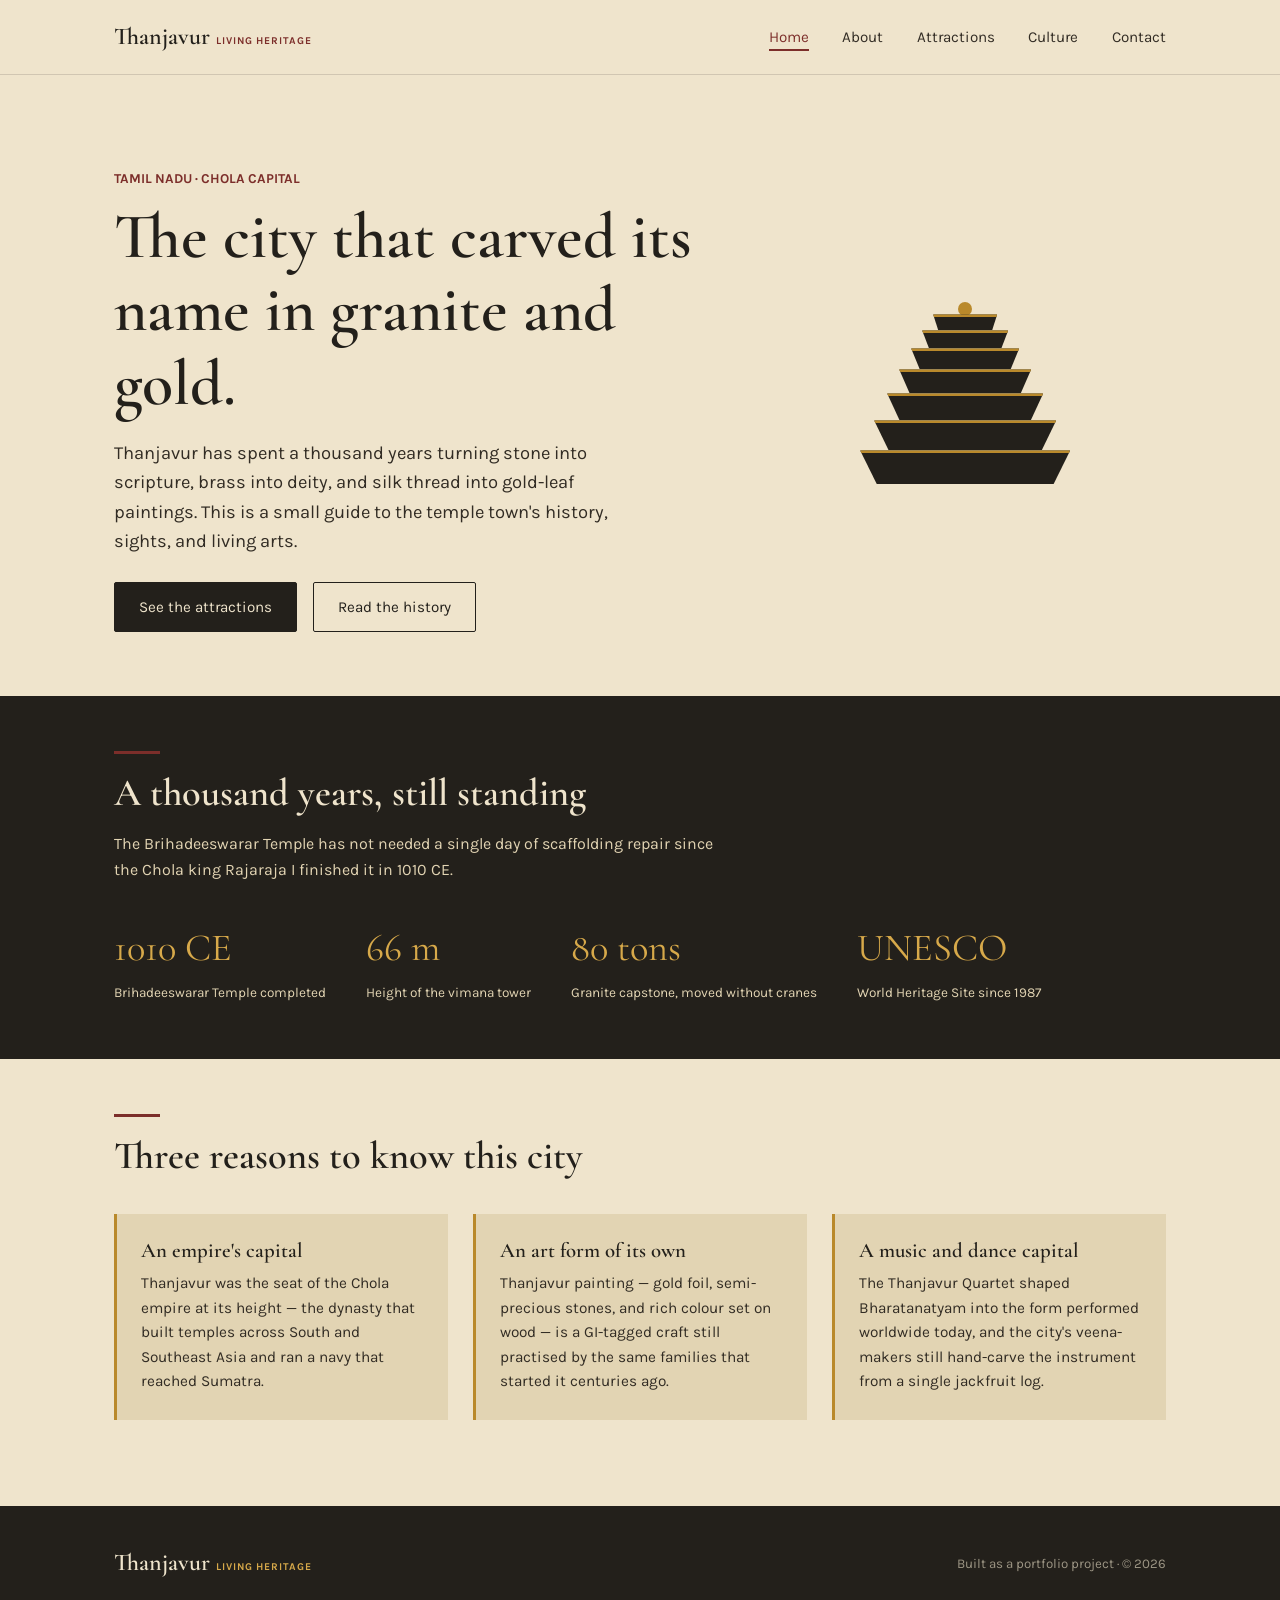
<file: index.html>
<!DOCTYPE html>
<html lang="en">
<head>
  <meta charset="UTF-8">
  <meta name="viewport" content="width=device-width, initial-scale=1.0">
  <title>Thanjavur — Living Heritage</title>
  <link rel="preconnect" href="https://fonts.googleapis.com">
  <link href="https://fonts.googleapis.com/css2?family=Cormorant+Garamond:wght@500;600;700&family=Karla:wght@400;500;700&display=swap" rel="stylesheet">
  <link rel="stylesheet" href="css/style.css">
</head>
<body>

  <header class="site-header">
    <nav class="nav">
      <a href="index.html" class="brand">Thanjavur <span>LIVING HERITAGE</span></a>
      <button class="nav-toggle" aria-label="Toggle menu" aria-expanded="false">
        <span></span><span></span><span></span>
      </button>
      <ul class="nav-links">
        <li><a href="index.html">Home</a></li>
        <li><a href="about.html">About</a></li>
        <li><a href="attractions.html">Attractions</a></li>
        <li><a href="culture.html">Culture</a></li>
        <li><a href="contact.html">Contact</a></li>
      </ul>
    </nav>
  </header>

  <main>
    <section class="hero">
      <div class="container">
        <div class="hero-copy">
          <p class="hero-eyebrow">TAMIL NADU · CHOLA CAPITAL</p>
          <h1>The city that carved its name in granite and gold.</h1>
          <p class="lede">Thanjavur has spent a thousand years turning stone into scripture, brass into deity, and silk thread into gold-leaf paintings. This is a small guide to the temple town's history, sights, and living arts.</p>
          <div class="hero-actions">
            <a href="attractions.html" class="btn btn-primary">See the attractions</a>
            <a href="about.html" class="btn btn-ghost">Read the history</a>
          </div>
        </div>
        <div class="hero-art">
          <div class="gopuram">
            <div class="tier t1"></div>
            <div class="tier t2"></div>
            <div class="tier t3"></div>
            <div class="tier t4"></div>
            <div class="tier t5"></div>
            <div class="tier t6"></div>
            <div class="tier t7"></div>
            <div class="kalasam"></div>
          </div>
        </div>
      </div>
    </section>

    <section class="band">
      <div class="container">
        <div class="section-head reveal-up">
          <div class="divider"></div>
          <h2>A thousand years, still standing</h2>
          <p>The Brihadeeswarar Temple has not needed a single day of scaffolding repair since the Chola king Rajaraja I finished it in 1010 CE.</p>
        </div>
        <div class="stat-row">
          <div class="stat"><span class="num">1010 CE</span><span class="label">Brihadeeswarar Temple completed</span></div>
          <div class="stat"><span class="num">66 m</span><span class="label">Height of the vimana tower</span></div>
          <div class="stat"><span class="num">80 tons</span><span class="label">Granite capstone, moved without cranes</span></div>
          <div class="stat"><span class="num">UNESCO</span><span class="label">World Heritage Site since 1987</span></div>
        </div>
      </div>
    </section>

    <section>
      <div class="container">
        <div class="section-head reveal-up">
          <div class="divider"></div>
          <h2>Three reasons to know this city</h2>
        </div>
        <div class="grid grid-3">
          <div class="card">
            <h3>An empire's capital</h3>
            <p>Thanjavur was the seat of the Chola empire at its height — the dynasty that built temples across South and Southeast Asia and ran a navy that reached Sumatra.</p>
          </div>
          <div class="card">
            <h3>An art form of its own</h3>
            <p>Thanjavur painting — gold foil, semi-precious stones, and rich colour set on wood — is a GI-tagged craft still practised by the same families that started it centuries ago.</p>
          </div>
          <div class="card">
            <h3>A music and dance capital</h3>
            <p>The Thanjavur Quartet shaped Bharatanatyam into the form performed worldwide today, and the city's veena-makers still hand-carve the instrument from a single jackfruit log.</p>
          </div>
        </div>
      </div>
    </section>
  </main>

  <footer class="site-footer">
    <div class="container">
      <a href="index.html" class="brand">Thanjavur <span>LIVING HERITAGE</span></a>
      <small>Built as a portfolio project · &copy; 2026</small>
    </div>
  </footer>

  <script src="js/script.js"></script>
</body>
</html>
</file>
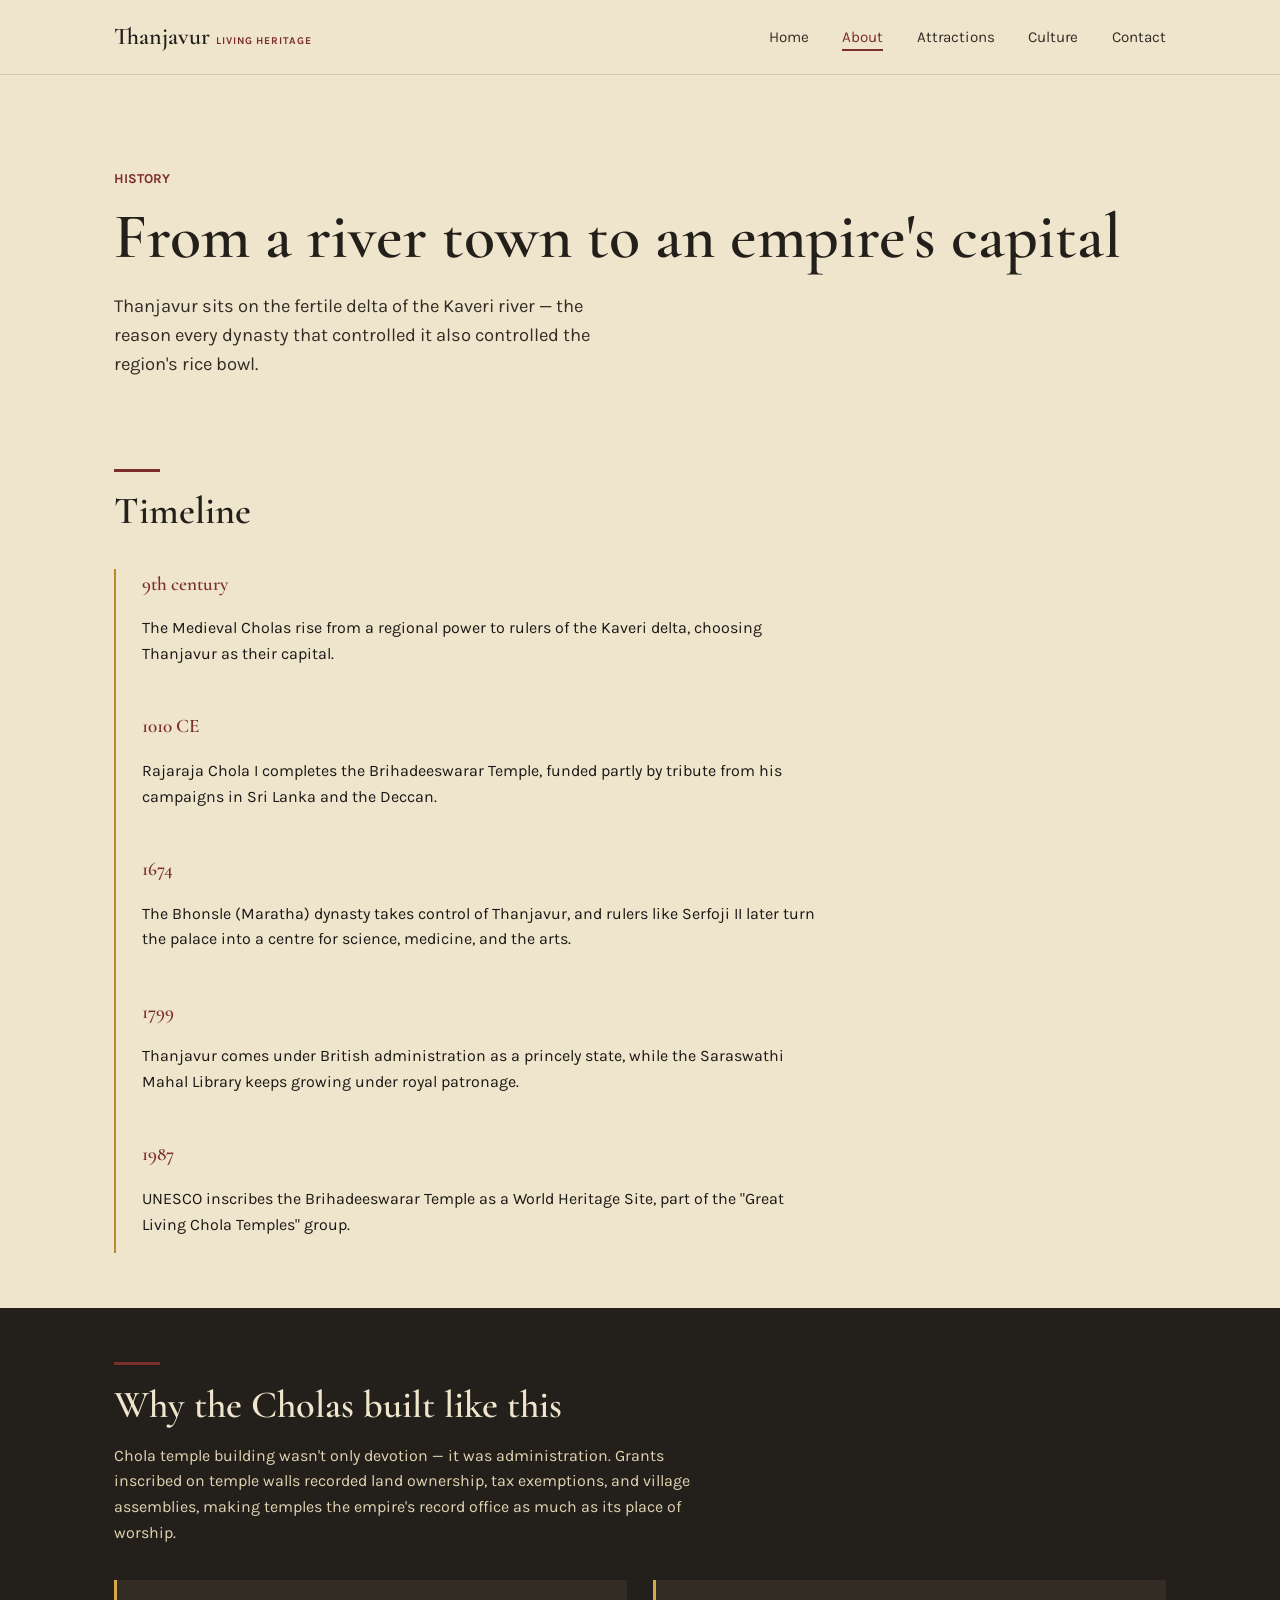
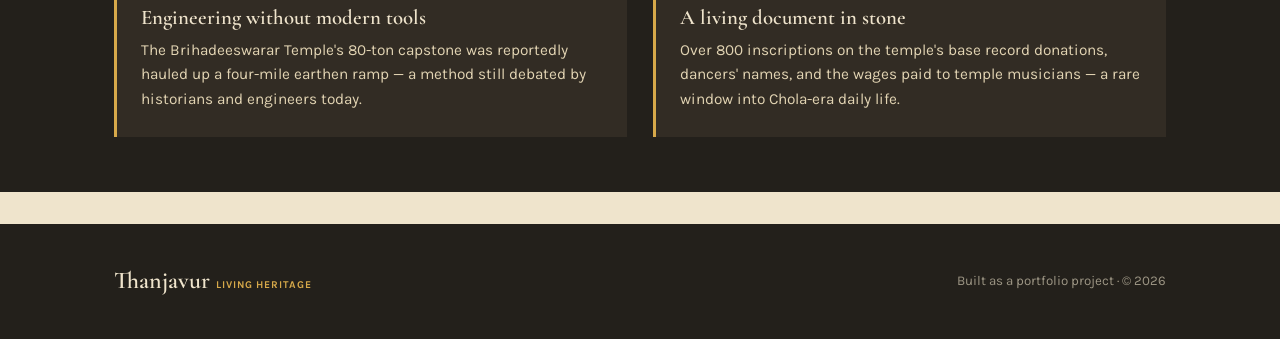
<file: about.html>
<!DOCTYPE html>
<html lang="en">
<head>
  <meta charset="UTF-8">
  <meta name="viewport" content="width=device-width, initial-scale=1.0">
  <title>About Thanjavur — History</title>
  <link rel="preconnect" href="https://fonts.googleapis.com">
  <link href="https://fonts.googleapis.com/css2?family=Cormorant+Garamond:wght@500;600;700&family=Karla:wght@400;500;700&display=swap" rel="stylesheet">
  <link rel="stylesheet" href="css/style.css">
</head>
<body>

  <header class="site-header">
    <nav class="nav">
      <a href="index.html" class="brand">Thanjavur <span>LIVING HERITAGE</span></a>
      <button class="nav-toggle" aria-label="Toggle menu" aria-expanded="false">
        <span></span><span></span><span></span>
      </button>
      <ul class="nav-links">
        <li><a href="index.html">Home</a></li>
        <li><a href="about.html">About</a></li>
        <li><a href="attractions.html">Attractions</a></li>
        <li><a href="culture.html">Culture</a></li>
        <li><a href="contact.html">Contact</a></li>
      </ul>
    </nav>
  </header>

  <main>
    <section class="hero" style="padding-bottom: 1rem;">
      <div class="container" style="grid-template-columns: 1fr;">
        <div class="hero-copy">
          <p class="hero-eyebrow">HISTORY</p>
          <h1>From a river town to an empire's capital</h1>
          <p class="lede">Thanjavur sits on the fertile delta of the Kaveri river — the reason every dynasty that controlled it also controlled the region's rice bowl.</p>
        </div>
      </div>
    </section>

    <section>
      <div class="container">
        <div class="section-head reveal-up">
          <div class="divider"></div>
          <h2>Timeline</h2>
        </div>
        <div class="timeline">
          <div class="entry">
            <div class="year">9th century</div>
            <p>The Medieval Cholas rise from a regional power to rulers of the Kaveri delta, choosing Thanjavur as their capital.</p>
          </div>
          <div class="entry">
            <div class="year">1010 CE</div>
            <p>Rajaraja Chola I completes the Brihadeeswarar Temple, funded partly by tribute from his campaigns in Sri Lanka and the Deccan.</p>
          </div>
          <div class="entry">
            <div class="year">1674</div>
            <p>The Bhonsle (Maratha) dynasty takes control of Thanjavur, and rulers like Serfoji II later turn the palace into a centre for science, medicine, and the arts.</p>
          </div>
          <div class="entry">
            <div class="year">1799</div>
            <p>Thanjavur comes under British administration as a princely state, while the Saraswathi Mahal Library keeps growing under royal patronage.</p>
          </div>
          <div class="entry">
            <div class="year">1987</div>
            <p>UNESCO inscribes the Brihadeeswarar Temple as a World Heritage Site, part of the "Great Living Chola Temples" group.</p>
          </div>
        </div>
      </div>
    </section>

    <section class="band">
      <div class="container">
        <div class="section-head reveal-up">
          <div class="divider"></div>
          <h2>Why the Cholas built like this</h2>
          <p>Chola temple building wasn't only devotion — it was administration. Grants inscribed on temple walls recorded land ownership, tax exemptions, and village assemblies, making temples the empire's record office as much as its place of worship.</p>
        </div>
        <div class="grid grid-2">
          <div class="card">
            <h3>Engineering without modern tools</h3>
            <p>The Brihadeeswarar Temple's 80-ton capstone was reportedly hauled up a four-mile earthen ramp — a method still debated by historians and engineers today.</p>
          </div>
          <div class="card">
            <h3>A living document in stone</h3>
            <p>Over 800 inscriptions on the temple's base record donations, dancers' names, and the wages paid to temple musicians — a rare window into Chola-era daily life.</p>
          </div>
        </div>
      </div>
    </section>
  </main>

  <footer class="site-footer">
    <div class="container">
      <a href="index.html" class="brand">Thanjavur <span>LIVING HERITAGE</span></a>
      <small>Built as a portfolio project · &copy; 2026</small>
    </div>
  </footer>

  <script src="js/script.js"></script>
</body>
</html>
</file>
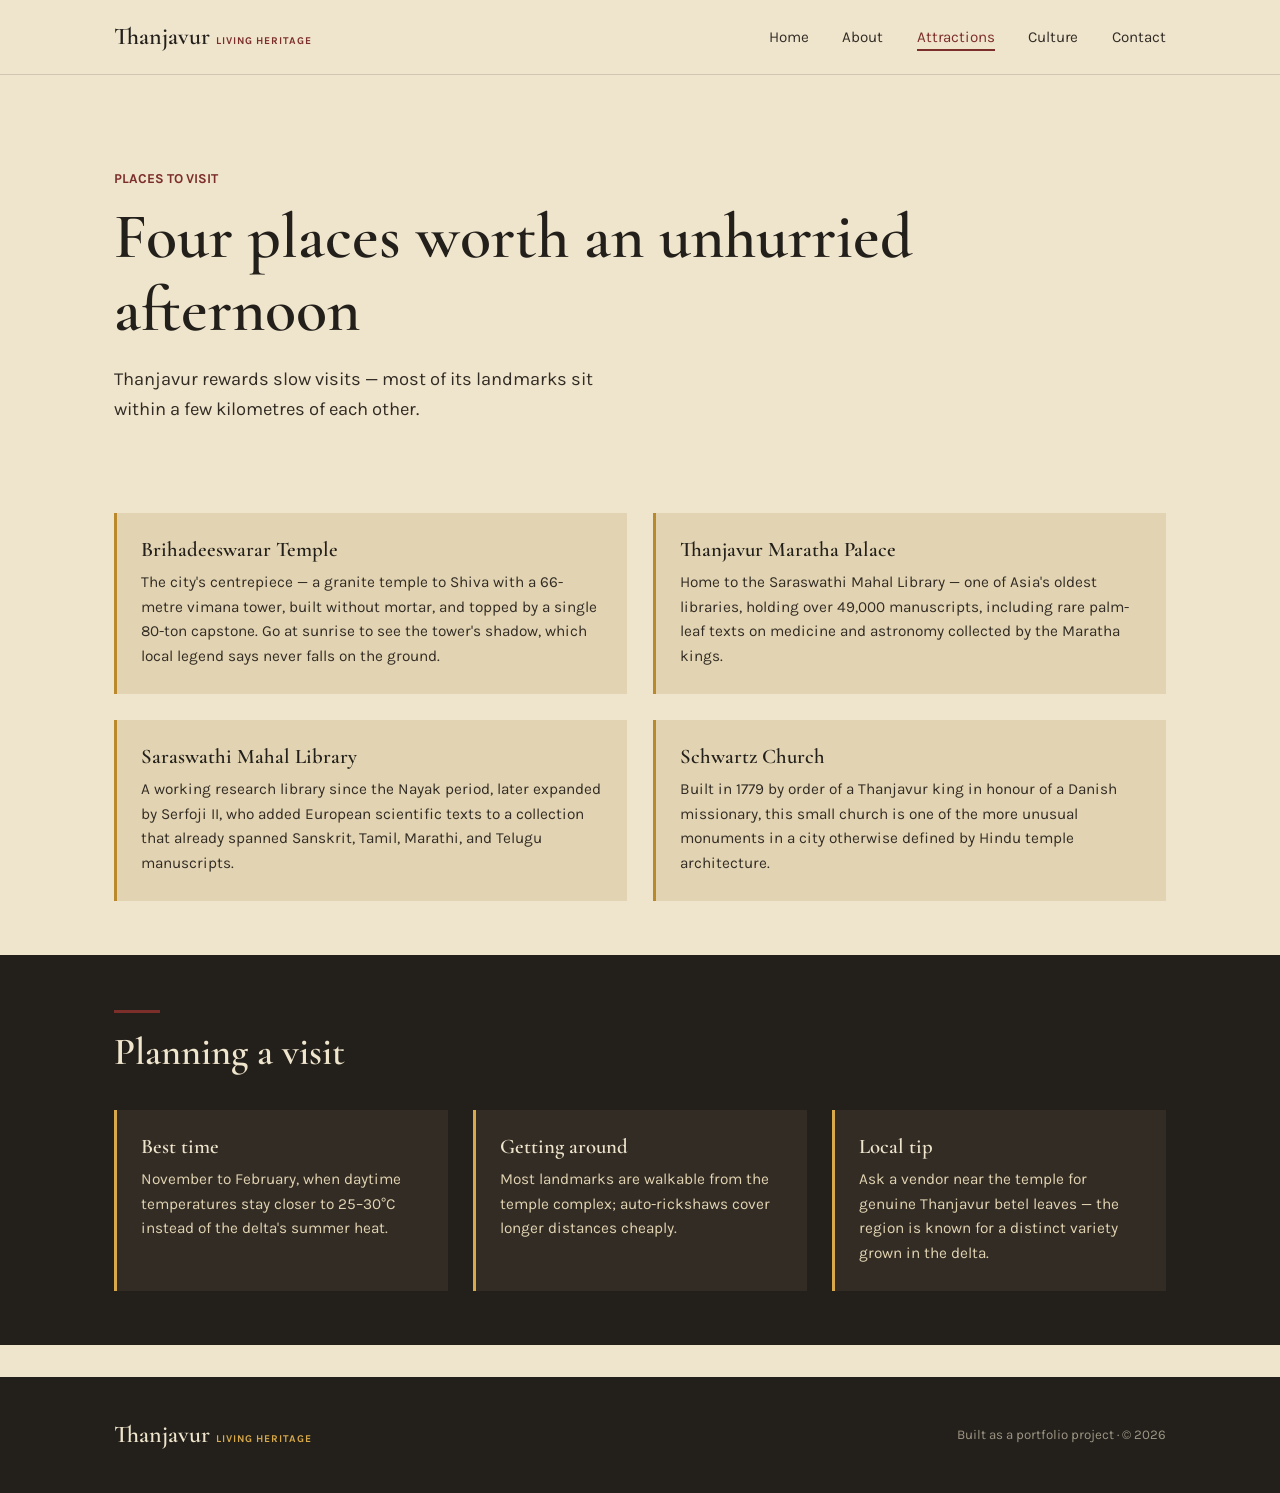
<file: attractions.html>
<!DOCTYPE html>
<html lang="en">
<head>
  <meta charset="UTF-8">
  <meta name="viewport" content="width=device-width, initial-scale=1.0">
  <title>Attractions in Thanjavur</title>
  <link rel="preconnect" href="https://fonts.googleapis.com">
  <link href="https://fonts.googleapis.com/css2?family=Cormorant+Garamond:wght@500;600;700&family=Karla:wght@400;500;700&display=swap" rel="stylesheet">
  <link rel="stylesheet" href="css/style.css">
</head>
<body>

  <header class="site-header">
    <nav class="nav">
      <a href="index.html" class="brand">Thanjavur <span>LIVING HERITAGE</span></a>
      <button class="nav-toggle" aria-label="Toggle menu" aria-expanded="false">
        <span></span><span></span><span></span>
      </button>
      <ul class="nav-links">
        <li><a href="index.html">Home</a></li>
        <li><a href="about.html">About</a></li>
        <li><a href="attractions.html">Attractions</a></li>
        <li><a href="culture.html">Culture</a></li>
        <li><a href="contact.html">Contact</a></li>
      </ul>
    </nav>
  </header>

  <main>
    <section class="hero" style="padding-bottom: 1rem;">
      <div class="container" style="grid-template-columns: 1fr;">
        <div class="hero-copy">
          <p class="hero-eyebrow">PLACES TO VISIT</p>
          <h1>Four places worth an unhurried afternoon</h1>
          <p class="lede">Thanjavur rewards slow visits — most of its landmarks sit within a few kilometres of each other.</p>
        </div>
      </div>
    </section>

    <section>
      <div class="container">
        <div class="grid grid-2">
          <div class="card">
            <h3>Brihadeeswarar Temple</h3>
            <p>The city's centrepiece — a granite temple to Shiva with a 66-metre vimana tower, built without mortar, and topped by a single 80-ton capstone. Go at sunrise to see the tower's shadow, which local legend says never falls on the ground.</p>
          </div>
          <div class="card">
            <h3>Thanjavur Maratha Palace</h3>
            <p>Home to the Saraswathi Mahal Library — one of Asia's oldest libraries, holding over 49,000 manuscripts, including rare palm-leaf texts on medicine and astronomy collected by the Maratha kings.</p>
          </div>
          <div class="card">
            <h3>Saraswathi Mahal Library</h3>
            <p>A working research library since the Nayak period, later expanded by Serfoji II, who added European scientific texts to a collection that already spanned Sanskrit, Tamil, Marathi, and Telugu manuscripts.</p>
          </div>
          <div class="card">
            <h3>Schwartz Church</h3>
            <p>Built in 1779 by order of a Thanjavur king in honour of a Danish missionary, this small church is one of the more unusual monuments in a city otherwise defined by Hindu temple architecture.</p>
          </div>
        </div>
      </div>
    </section>

    <section class="band">
      <div class="container">
        <div class="section-head reveal-up">
          <div class="divider"></div>
          <h2>Planning a visit</h2>
        </div>
        <div class="grid grid-3">
          <div class="card">
            <h3>Best time</h3>
            <p>November to February, when daytime temperatures stay closer to 25–30°C instead of the delta's summer heat.</p>
          </div>
          <div class="card">
            <h3>Getting around</h3>
            <p>Most landmarks are walkable from the temple complex; auto-rickshaws cover longer distances cheaply.</p>
          </div>
          <div class="card">
            <h3>Local tip</h3>
            <p>Ask a vendor near the temple for genuine Thanjavur betel leaves — the region is known for a distinct variety grown in the delta.</p>
          </div>
        </div>
      </div>
    </section>
  </main>

  <footer class="site-footer">
    <div class="container">
      <a href="index.html" class="brand">Thanjavur <span>LIVING HERITAGE</span></a>
      <small>Built as a portfolio project · &copy; 2026</small>
    </div>
  </footer>

  <script src="js/script.js"></script>
</body>
</html>
</file>
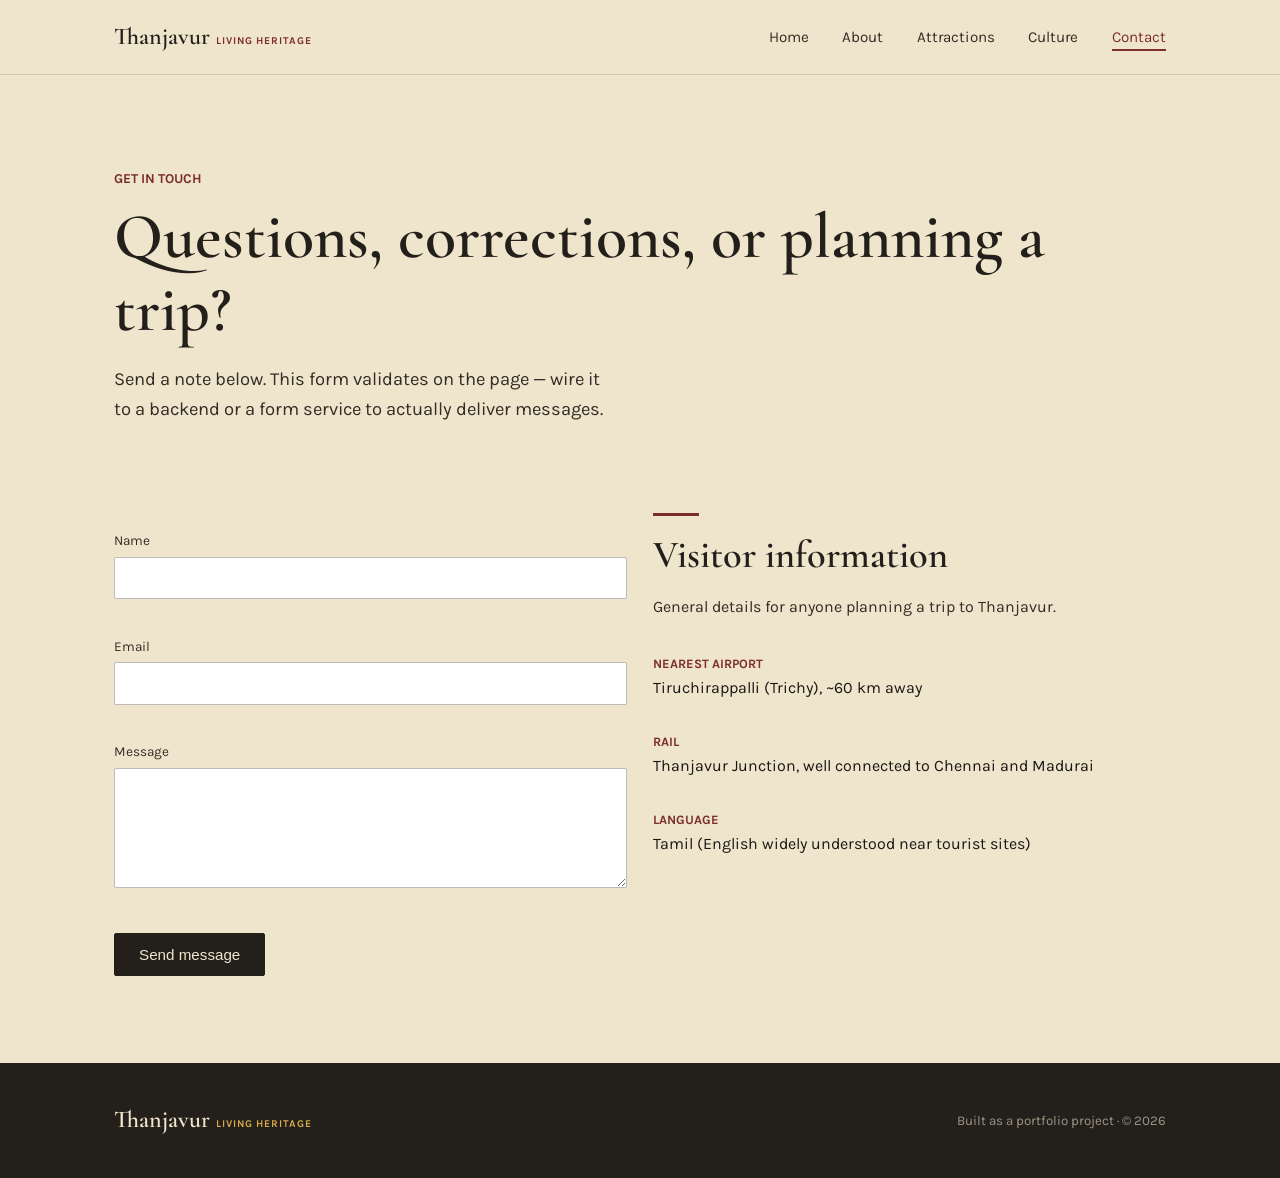
<file: contact.html>
<!DOCTYPE html>
<html lang="en">
<head>
  <meta charset="UTF-8">
  <meta name="viewport" content="width=device-width, initial-scale=1.0">
  <title>Contact — Thanjavur Living Heritage</title>
  <link rel="preconnect" href="https://fonts.googleapis.com">
  <link href="https://fonts.googleapis.com/css2?family=Cormorant+Garamond:wght@500;600;700&family=Karla:wght@400;500;700&display=swap" rel="stylesheet">
  <link rel="stylesheet" href="css/style.css">
</head>
<body>

  <header class="site-header">
    <nav class="nav">
      <a href="index.html" class="brand">Thanjavur <span>LIVING HERITAGE</span></a>
      <button class="nav-toggle" aria-label="Toggle menu" aria-expanded="false">
        <span></span><span></span><span></span>
      </button>
      <ul class="nav-links">
        <li><a href="index.html">Home</a></li>
        <li><a href="about.html">About</a></li>
        <li><a href="attractions.html">Attractions</a></li>
        <li><a href="culture.html">Culture</a></li>
        <li><a href="contact.html">Contact</a></li>
      </ul>
    </nav>
  </header>

  <main>
    <section class="hero" style="padding-bottom: 1rem;">
      <div class="container" style="grid-template-columns: 1fr;">
        <div class="hero-copy">
          <p class="hero-eyebrow">GET IN TOUCH</p>
          <h1>Questions, corrections, or planning a trip?</h1>
          <p class="lede">Send a note below. This form validates on the page — wire it to a backend or a form service to actually deliver messages.</p>
        </div>
      </div>
    </section>

    <section>
      <div class="container">
        <div class="grid grid-2">
          <div class="form-wrap">
            <form id="contact-form" novalidate>
              <label for="name">Name</label>
              <input type="text" id="name" name="name" autocomplete="name">
              <div class="field-error" id="name-error"></div>

              <label for="email">Email</label>
              <input type="email" id="email" name="email" autocomplete="email">
              <div class="field-error" id="email-error"></div>

              <label for="message">Message</label>
              <textarea id="message" name="message"></textarea>
              <div class="field-error" id="message-error"></div>

              <button type="submit" class="btn btn-primary" style="margin-top: 1.2rem;">Send message</button>
              <div id="form-status"></div>
            </form>
          </div>

          <div>
            <div class="section-head">
              <div class="divider"></div>
              <h2>Visitor information</h2>
              <p>General details for anyone planning a trip to Thanjavur.</p>
            </div>
            <div class="contact-info">
              <div class="item">
                <div class="label">NEAREST AIRPORT</div>
                <div>Tiruchirappalli (Trichy), ~60 km away</div>
              </div>
              <div class="item">
                <div class="label">RAIL</div>
                <div>Thanjavur Junction, well connected to Chennai and Madurai</div>
              </div>
              <div class="item">
                <div class="label">LANGUAGE</div>
                <div>Tamil (English widely understood near tourist sites)</div>
              </div>
            </div>
          </div>
        </div>
      </div>
    </section>
  </main>

  <footer class="site-footer">
    <div class="container">
      <a href="index.html" class="brand">Thanjavur <span>LIVING HERITAGE</span></a>
      <small>Built as a portfolio project · &copy; 2026</small>
    </div>
  </footer>

  <script src="js/script.js"></script>
</body>
</html>
</file>
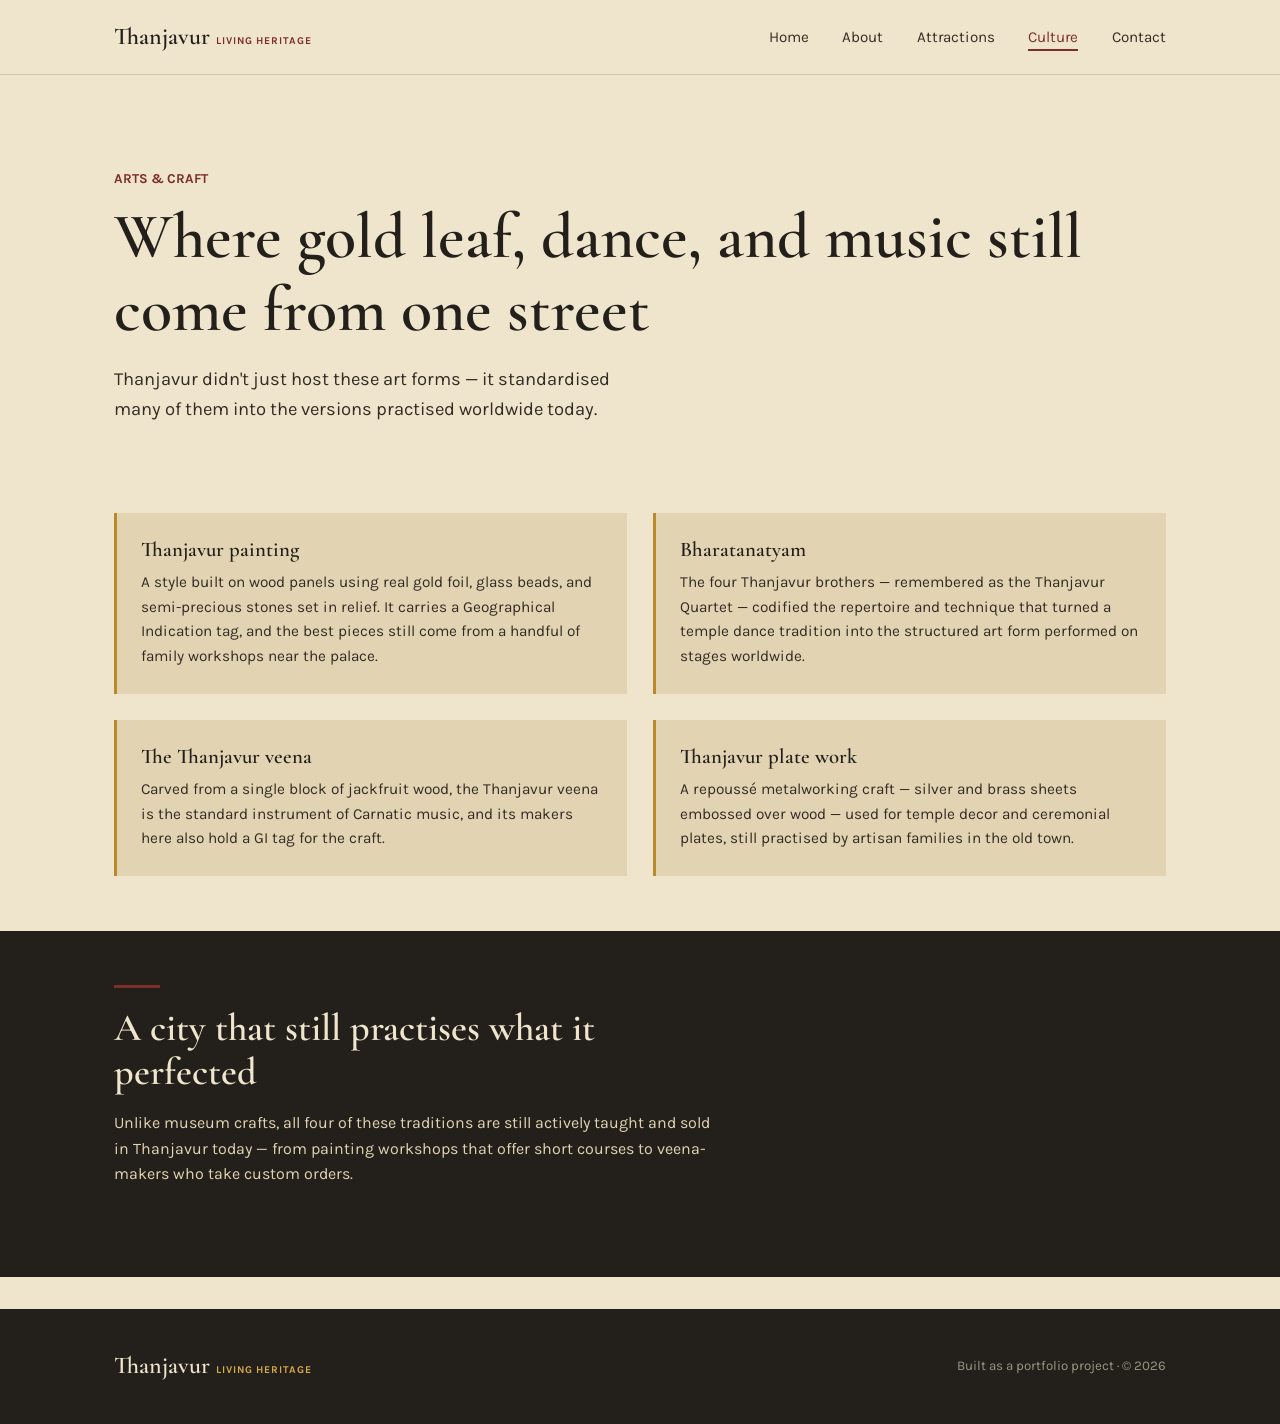
<file: culture.html>
<!DOCTYPE html>
<html lang="en">
<head>
  <meta charset="UTF-8">
  <meta name="viewport" content="width=device-width, initial-scale=1.0">
  <title>Culture &amp; Arts of Thanjavur</title>
  <link rel="preconnect" href="https://fonts.googleapis.com">
  <link href="https://fonts.googleapis.com/css2?family=Cormorant+Garamond:wght@500;600;700&family=Karla:wght@400;500;700&display=swap" rel="stylesheet">
  <link rel="stylesheet" href="css/style.css">
</head>
<body>

  <header class="site-header">
    <nav class="nav">
      <a href="index.html" class="brand">Thanjavur <span>LIVING HERITAGE</span></a>
      <button class="nav-toggle" aria-label="Toggle menu" aria-expanded="false">
        <span></span><span></span><span></span>
      </button>
      <ul class="nav-links">
        <li><a href="index.html">Home</a></li>
        <li><a href="about.html">About</a></li>
        <li><a href="attractions.html">Attractions</a></li>
        <li><a href="culture.html">Culture</a></li>
        <li><a href="contact.html">Contact</a></li>
      </ul>
    </nav>
  </header>

  <main>
    <section class="hero" style="padding-bottom: 1rem;">
      <div class="container" style="grid-template-columns: 1fr;">
        <div class="hero-copy">
          <p class="hero-eyebrow">ARTS &amp; CRAFT</p>
          <h1>Where gold leaf, dance, and music still come from one street</h1>
          <p class="lede">Thanjavur didn't just host these art forms — it standardised many of them into the versions practised worldwide today.</p>
        </div>
      </div>
    </section>

    <section>
      <div class="container">
        <div class="grid grid-2">
          <div class="card">
            <h3>Thanjavur painting</h3>
            <p>A style built on wood panels using real gold foil, glass beads, and semi-precious stones set in relief. It carries a Geographical Indication tag, and the best pieces still come from a handful of family workshops near the palace.</p>
          </div>
          <div class="card">
            <h3>Bharatanatyam</h3>
            <p>The four Thanjavur brothers — remembered as the Thanjavur Quartet — codified the repertoire and technique that turned a temple dance tradition into the structured art form performed on stages worldwide.</p>
          </div>
          <div class="card">
            <h3>The Thanjavur veena</h3>
            <p>Carved from a single block of jackfruit wood, the Thanjavur veena is the standard instrument of Carnatic music, and its makers here also hold a GI tag for the craft.</p>
          </div>
          <div class="card">
            <h3>Thanjavur plate work</h3>
            <p>A repoussé metalworking craft — silver and brass sheets embossed over wood — used for temple decor and ceremonial plates, still practised by artisan families in the old town.</p>
          </div>
        </div>
      </div>
    </section>

    <section class="band">
      <div class="container">
        <div class="section-head reveal-up">
          <div class="divider"></div>
          <h2>A city that still practises what it perfected</h2>
          <p>Unlike museum crafts, all four of these traditions are still actively taught and sold in Thanjavur today — from painting workshops that offer short courses to veena-makers who take custom orders.</p>
        </div>
      </div>
    </section>
  </main>

  <footer class="site-footer">
    <div class="container">
      <a href="index.html" class="brand">Thanjavur <span>LIVING HERITAGE</span></a>
      <small>Built as a portfolio project · &copy; 2026</small>
    </div>
  </footer>

  <script src="js/script.js"></script>
</body>
</html>
</file>
<file: css/style.css>
/* =========================================================
   THANJAVUR — living heritage
   Design tokens
   ========================================================= */
:root {
  --granite: #23201b;      /* deep temple granite */
  --granite-soft: #322c24;
  --parchment: #efe4cc;    /* aged palm-leaf manuscript */
  --parchment-dim: #e2d4b3;
  --gold: #b9892b;         /* Thanjavur gold-leaf */
  --gold-bright: #d7a94a;
  --maroon: #7c2e2a;       /* kumkum / temple pillar red */
  --bronze-green: #1f4740; /* temple bronze patina */
  --ink: #1a1714;

  --font-display: 'Cormorant Garamond', 'Georgia', serif;
  --font-body: 'Karla', 'Segoe UI', sans-serif;

  --radius: 2px;
  --max-width: 1100px;
}

* { box-sizing: border-box; }
html { scroll-behavior: smooth; }

body {
  margin: 0;
  background: var(--parchment);
  color: var(--ink);
  font-family: var(--font-body);
  line-height: 1.6;
  -webkit-font-smoothing: antialiased;
}

img, svg { max-width: 100%; display: block; }

a { color: inherit; text-decoration: none; }

h1, h2, h3, h4 {
  font-family: var(--font-display);
  font-weight: 600;
  color: var(--granite);
  margin: 0 0 0.4em;
  line-height: 1.15;
}

h1 { font-size: clamp(2.4rem, 5vw, 4rem); font-weight: 600; }
h2 { font-size: clamp(1.7rem, 3vw, 2.4rem); }
h3 { font-size: 1.3rem; }

p { max-width: 68ch; }

.container {
  max-width: var(--max-width);
  margin: 0 auto;
  padding: 0 1.5rem;
}

/* =========================================================
   Header / Nav
   ========================================================= */
.site-header {
  position: sticky;
  top: 0;
  z-index: 40;
  background: var(--parchment);
  border-bottom: 1px solid rgba(35, 32, 27, 0.15);
}

.nav {
  display: flex;
  align-items: center;
  justify-content: space-between;
  padding: 1.1rem 1.5rem;
  max-width: var(--max-width);
  margin: 0 auto;
}

.brand {
  font-family: var(--font-display);
  font-size: 1.5rem;
  font-weight: 600;
  color: var(--granite);
  display: flex;
  align-items: baseline;
  gap: 0.4rem;
}

.brand span {
  font-family: var(--font-body);
  font-size: 0.65rem;
  letter-spacing: 0.08em;
  color: var(--maroon);
  font-weight: 700;
}

.nav-links {
  display: flex;
  gap: 2.1rem;
  list-style: none;
  margin: 0;
  padding: 0;
}

.nav-links a {
  position: relative;
  font-size: 0.95rem;
  color: var(--granite-soft);
  padding: 0.2rem 0;
}

.nav-links a::after {
  content: '';
  position: absolute;
  left: 0;
  bottom: -2px;
  width: 0;
  height: 2px;
  background: var(--maroon);
  transition: width 0.25s ease;
}

.nav-links a:hover::after,
.nav-links a.active::after {
  width: 100%;
}

.nav-links a.active {
  color: var(--maroon);
}

.nav-toggle {
  display: none;
  background: none;
  border: none;
  cursor: pointer;
  flex-direction: column;
  gap: 5px;
  padding: 0.4rem;
}

.nav-toggle span {
  width: 24px;
  height: 2px;
  background: var(--granite);
}

@media (max-width: 760px) {
  .nav-toggle { display: flex; }
  .nav-links {
    position: absolute;
    top: 100%;
    left: 0;
    right: 0;
    background: var(--parchment);
    flex-direction: column;
    gap: 0;
    max-height: 0;
    overflow: hidden;
    border-bottom: 1px solid rgba(35,32,27,0.15);
    transition: max-height 0.3s ease;
  }
  .nav-links.open { max-height: 320px; }
  .nav-links li { border-top: 1px solid rgba(35,32,27,0.08); }
  .nav-links a { display: block; padding: 0.9rem 1.5rem; }
}

/* =========================================================
   Temple tower motif (pure CSS gopuram silhouette)
   ========================================================= */
.gopuram {
  display: flex;
  flex-direction: column-reverse;
  align-items: center;
  width: 220px;
  margin: 0 auto;
}

.gopuram .kalasam {
  width: 14px;
  height: 14px;
  background: var(--gold);
  border-radius: 50%;
  margin-bottom: -2px;
}

.gopuram .tier {
  background: var(--granite);
  border-top: 3px solid var(--gold);
  clip-path: polygon(8% 100%, 92% 100%, 100% 0, 0 0);
}

/* seven diminishing tiers, widest at base */
.gopuram .t1 { width: 210px; height: 34px; }
.gopuram .t2 { width: 182px; height: 30px; }
.gopuram .t3 { width: 156px; height: 27px; }
.gopuram .t4 { width: 132px; height: 24px; }
.gopuram .t5 { width: 108px; height: 21px; }
.gopuram .t6 { width: 86px; height: 18px; }
.gopuram .t7 { width: 64px; height: 16px; }

/* =========================================================
   Hero
   ========================================================= */
.hero {
  padding: 5rem 0 4rem;
}

.hero .container {
  display: grid;
  grid-template-columns: 1.2fr 0.8fr;
  gap: 3rem;
  align-items: center;
}

.hero-eyebrow {
  color: var(--maroon);
  font-size: 0.85rem;
  font-weight: 700;
  margin-bottom: 0.6rem;
}

.hero h1 { margin-bottom: 0.7rem; }

.hero .lede {
  font-size: 1.15rem;
  color: var(--granite-soft);
  max-width: 46ch;
}

.hero-actions {
  margin-top: 1.6rem;
  display: flex;
  gap: 1rem;
  flex-wrap: wrap;
}

.btn {
  display: inline-block;
  padding: 0.75rem 1.5rem;
  font-size: 0.95rem;
  border: 1px solid var(--granite);
  border-radius: var(--radius);
  transition: background 0.2s ease, color 0.2s ease, transform 0.2s ease;
}

.btn-primary {
  background: var(--granite);
  color: var(--parchment);
}

.btn-primary:hover { background: var(--maroon); border-color: var(--maroon); transform: translateY(-1px); }

.btn-ghost {
  background: transparent;
  color: var(--granite);
}

.btn-ghost:hover { border-color: var(--maroon); color: var(--maroon); }

.hero-art {
  opacity: 0;
  transform: translateY(14px);
}

.hero-art.reveal {
  animation: rise 0.9s ease forwards;
}

@keyframes rise {
  to { opacity: 1; transform: translateY(0); }
}

@media (prefers-reduced-motion: reduce) {
  .hero-art { opacity: 1; transform: none; animation: none; }
}

@media (max-width: 760px) {
  .hero .container { grid-template-columns: 1fr; }
  .hero-art { order: -1; }
}

/* =========================================================
   Sections / cards
   ========================================================= */
section { padding: 3.4rem 0; }

.section-head {
  max-width: 60ch;
  margin-bottom: 2.2rem;
}

.section-head p { color: var(--granite-soft); }

.divider {
  width: 46px;
  height: 3px;
  background: var(--maroon);
  margin-bottom: 1.1rem;
}

.grid {
  display: grid;
  gap: 1.6rem;
}

.grid-3 { grid-template-columns: repeat(3, 1fr); }
.grid-2 { grid-template-columns: repeat(2, 1fr); }

@media (max-width: 820px) {
  .grid-3, .grid-2 { grid-template-columns: 1fr; }
}

.card {
  background: var(--parchment-dim);
  border-left: 3px solid var(--gold);
  padding: 1.6rem 1.5rem;
}

.card h3 { margin-bottom: 0.5rem; }
.card p { margin: 0; font-size: 0.96rem; color: var(--granite-soft); }

.band {
  background: var(--granite);
  color: var(--parchment);
}

.band h2, .band h3 { color: var(--parchment); }
.band p { color: var(--parchment-dim); }

.band .card {
  background: var(--granite-soft);
  border-left-color: var(--gold-bright);
}

.band .card p { color: var(--parchment-dim); }

.stat-row {
  display: flex;
  gap: 2.5rem;
  flex-wrap: wrap;
  margin-top: 1.6rem;
}

.stat .num {
  font-family: var(--font-display);
  font-size: 2.4rem;
  color: var(--gold-bright);
  display: block;
}

.stat .label {
  font-size: 0.85rem;
  color: var(--parchment-dim);
}

.timeline {
  border-left: 2px solid var(--gold);
  padding-left: 1.6rem;
  display: flex;
  flex-direction: column;
  gap: 1.8rem;
}

.timeline .entry .year {
  font-family: var(--font-display);
  color: var(--maroon);
  font-size: 1.2rem;
  font-weight: 600;
}

/* =========================================================
   Contact form
   ========================================================= */
.form-wrap {
  max-width: 560px;
}

label {
  display: block;
  font-size: 0.85rem;
  color: var(--granite-soft);
  margin-bottom: 0.3rem;
  margin-top: 1.1rem;
}

input, textarea {
  width: 100%;
  padding: 0.7rem 0.8rem;
  font-family: var(--font-body);
  font-size: 0.95rem;
  border: 1px solid rgba(35,32,27,0.3);
  background: #fff;
  border-radius: var(--radius);
}

input:focus, textarea:focus {
  outline: 2px solid var(--maroon);
  outline-offset: 1px;
}

textarea { resize: vertical; min-height: 120px; }

.field-error {
  color: var(--maroon);
  font-size: 0.8rem;
  margin-top: 0.3rem;
  min-height: 1.1em;
}

#form-status {
  margin-top: 1.2rem;
  font-size: 0.95rem;
  padding: 0.8rem 1rem;
  border-left: 3px solid var(--bronze-green);
  background: var(--parchment-dim);
  display: none;
}

#form-status.visible { display: block; }

.contact-info {
  margin-top: 2.2rem;
  display: flex;
  gap: 2rem;
  flex-wrap: wrap;
}

.contact-info .item .label {
  font-size: 0.8rem;
  color: var(--maroon);
  font-weight: 700;
}

/* =========================================================
   Footer
   ========================================================= */
.site-footer {
  background: var(--granite);
  color: var(--parchment-dim);
  padding: 2.4rem 0;
  margin-top: 2rem;
}

.site-footer .container {
  display: flex;
  justify-content: space-between;
  flex-wrap: wrap;
  gap: 1rem;
  align-items: center;
}

.site-footer .brand { color: var(--parchment); }
.site-footer .brand span { color: var(--gold-bright); }

.site-footer small { color: rgba(239, 228, 204, 0.6); }

/* reveal-on-scroll (single deliberate pass, applied once per section head) */
.reveal-up {
  opacity: 0;
  transform: translateY(16px);
  transition: opacity 0.6s ease, transform 0.6s ease;
}

.reveal-up.in-view {
  opacity: 1;
  transform: translateY(0);
}

:focus-visible {
  outline: 2px solid var(--maroon);
  outline-offset: 2px;
}
</file>
